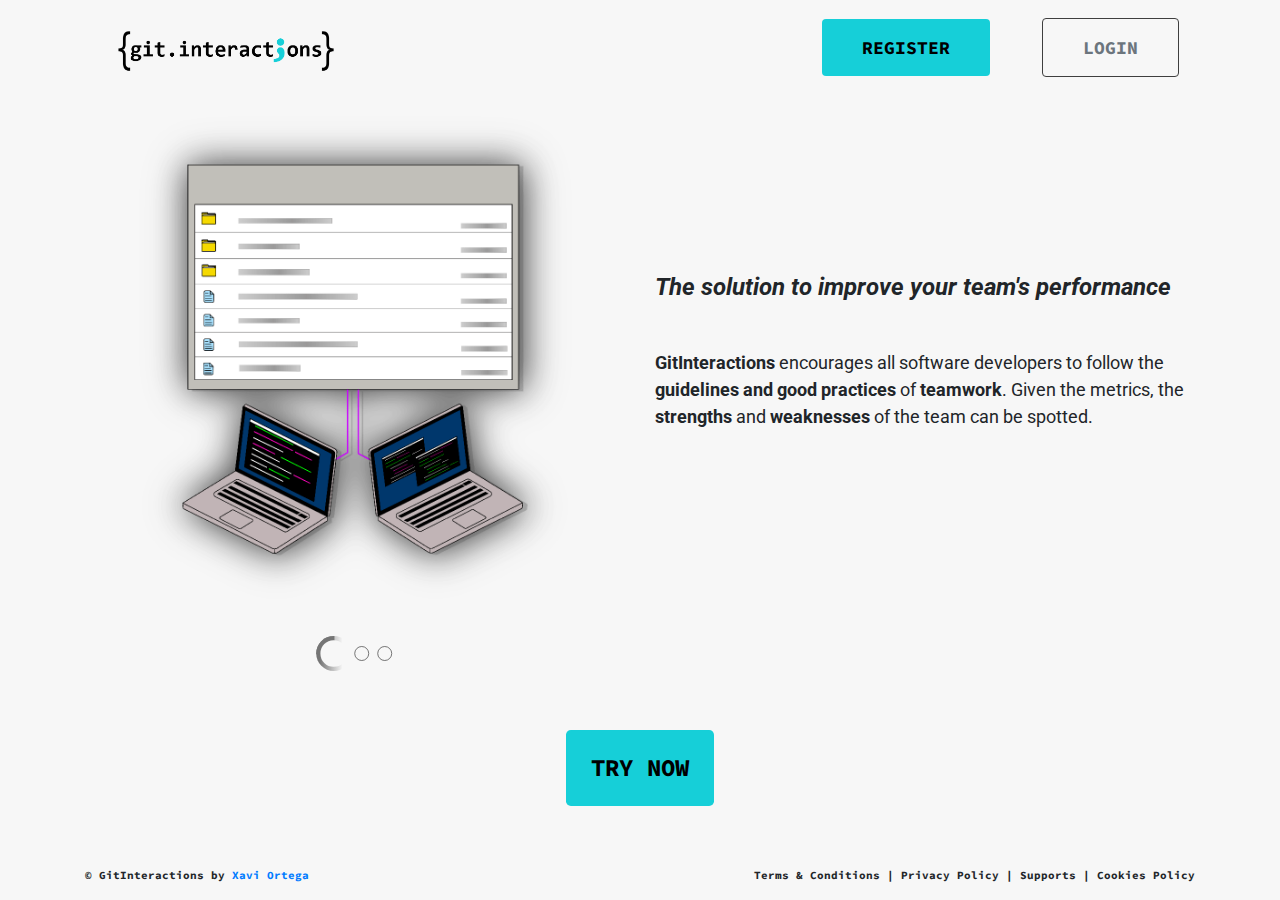
<file: index.html>
<!DOCTYPE html>
<html lang="en">
  <head>
    <meta charset="UTF-8" />
    <meta name="viewport" content="width=device-width, initial-scale=1.0" />
    <meta name="google-site-verification" content="7VB4joP5HXNjnC4X6KmqbUzp5tqYJ-p9rr-nVL8SCNI" />
    <title>The solution to improve your team's performance - GitInteractions</title>

    <meta
      name="description"
      content="Witness how open source software companies work. GitInteractions encourages all software developers to follow the guidelines and good practices of teamwork. Given the metrics, the strengths and the weaknesses of the team."
    />

    <link rel="icon" type="image/png" href="img/favicon/32x32.png" sizes="32x32" />
    <link rel="icon" type="image/png" href="img/favicon/48x48.png" sizes="48x48" />
    <link rel="icon" type="image/png" href="img/favicon/96x96.png" sizes="96x96" />
    <link rel="icon" type="image/png" href="img/favicon/144x144.png" sizes="144x144" />

    <!-- <link rel="shortcut icon" type="image/png" href="favicon.ico" /> -->

    <link rel="canonical" href="https://git-interactions.xaviortega.dev/" />

    <link rel="stylesheet" href="css/bootstrap.min.css" />
    <link rel="stylesheet" href="css/splide.min.css" />
    <link rel="stylesheet" href="css/main.css" />

    <link href="https://fonts.googleapis.com/css2?family=Roboto:ital,wght@0,400;0,700;1,300;1,400;1,700&family=Source+Code+Pro:wght@700&display=swap" rel="stylesheet" />

    <script src="js/splide.min.js"></script>
    <script src="js/main.js"></script>

    <!-- Global site tag (gtag.js) - Google Analytics -->
    <script async src="https://www.googletagmanager.com/gtag/js?id=UA-169964288-1"></script>
    <script>
      window.dataLayer = window.dataLayer || [];
      function gtag() {
        dataLayer.push(arguments);
      }
      gtag('js', new Date());

      gtag('config', 'UA-169964288-1');
    </script>
  </head>
  <body>
    <div class="container wrapper">
      <header>
        <nav class="navbar navbar-expand-sm navbar-light">
          <a class="navbar-brand" href="https://git-interactions.xaviortega.dev/">
            <img class="img-fluid logo" src="img/logo.png" alt="GitInteractions" loading="lazy" />
          </a>

          <button class="navbar-toggler" type="button" data-toggle="collapse" data-target="#navbar-xs" aria-expanded="false" aria-label="Toggle navigation">
            <span class="navbar-toggler-icon"></span>
          </button>
          <div class="collapse navbar-collapse" id="navbar-xs">
            <ul class="navbar-nav mx-auto d-sm-none">
              <li class="nav-item border-bottom">
                <a class="nav-link text-center" href="not-available.html">Register</a>
              </li>
              <li class="nav-item">
                <a class="nav-link text-center" href="not-available.html">Login</a>
              </li>
            </ul>
          </div>

          <div class="navbar-nav ml-auto d-sm-inline d-none">
            <a class="btn btn-primary text-uppercase mr-5" href="not-available.html">Register</a>

            <a class="btn btn-outline-secondary text-uppercase" href="not-available.html"> Login </a>
          </div>
        </nav>
      </header>

      <section>
        <div class="splide">
          <div class="splide__track">
            <ul class="splide__list">
              <li class="splide__slide">
                <div class="row">
                  <div class="col-md-6 col-sm-12 text-center">
                    <img class="img-fluid" src="img/repository.png" alt="The solution to improve your team's performance" />
                  </div>

                  <div class="col-md-6 col-sm-12 slider-text">
                    <h2 class="mb-5">The solution to improve your team's performance</h2>

                    <p>
                      <strong>GitInteractions</strong> encourages all software developers to follow the <strong>guidelines and good practices</strong> of <strong>teamwork</strong>.
                      Given the metrics, the <strong>strengths</strong> and <strong>weaknesses</strong> of the team can be spotted.
                    </p>
                  </div>
                </div>
              </li>
              <li class="splide__slide">
                <div class="row">
                  <div class="col-md-6 col-sm-12 text-center">
                    <img class="img-fluid" src="img/developer-interactions.png" alt="Witness how open source software companies work" />
                  </div>

                  <div class="col-md-6 col-sm-12 slider-text">
                    <h2 class="mb-5">Witness how open source software companies work</h2>

                    <p><strong>GitInteractions</strong> analyzes how <strong>software developers work and interact</strong> with each other during the development process</p>
                  </div>
                </div>
              </li>
              <li class="splide__slide">
                <div class="row">
                  <div class="col-md-6 col-sm-12 text-center">
                    <img class="img-fluid" src="img/report.png" alt="Draw your own conclusions" />
                  </div>

                  <div class="col-md-6 col-sm-12 slider-text">
                    <h2 class="mb-5">Draw your own conclusions</h2>

                    <p>
                      <strong>GitInteractions</strong> analyzes the Git repositories from the beginning of the project and <strong>portrays</strong> all the extracted
                      <strong>metrics</strong> into an <strong>easy-to-read</strong>, <strong>visual report</strong>
                    </p>
                  </div>
                </div>
              </li>
            </ul>
          </div>
        </div>

        <div class="row my-5">
          <div class="col text-center">
            <a class="btn btn-primary btn-lg text-uppercase" href="not-available.html">Try now</a>
          </div>
        </div>
      </section>

      <footer>
        <div class="row">
          <div class="col-md-6 col-sm-12 text-left">
            <p>
              &copy; GitInteractions by
              <a href="https://github.com/xavi-ortega" title="Find me on Github" target="_blank">Xavi Ortega</a>
            </p>
          </div>

          <div class="col-md-6 col-sm-12 text-right">
            <p>Terms & Conditions | Privacy Policy | Supports | Cookies Policy</p>
          </div>
        </div>
      </footer>

      <script
        src="https://code.jquery.com/jquery-3.2.1.slim.min.js"
        integrity="sha384-KJ3o2DKtIkvYIK3UENzmM7KCkRr/rE9/Qpg6aAZGJwFDMVNA/GpGFF93hXpG5KkN"
        crossorigin="anonymous"
      ></script>
      <script
        src="https://cdnjs.cloudflare.com/ajax/libs/popper.js/1.12.9/umd/popper.min.js"
        integrity="sha384-ApNbgh9B+Y1QKtv3Rn7W3mgPxhU9K/ScQsAP7hUibX39j7fakFPskvXusvfa0b4Q"
        crossorigin="anonymous"
      ></script>
      <script
        src="https://maxcdn.bootstrapcdn.com/bootstrap/4.0.0/js/bootstrap.min.js"
        integrity="sha384-JZR6Spejh4U02d8jOt6vLEHfe/JQGiRRSQQxSfFWpi1MquVdAyjUar5+76PVCmYl"
        crossorigin="anonymous"
      ></script>
    </div>
  </body>
</html>
</file>
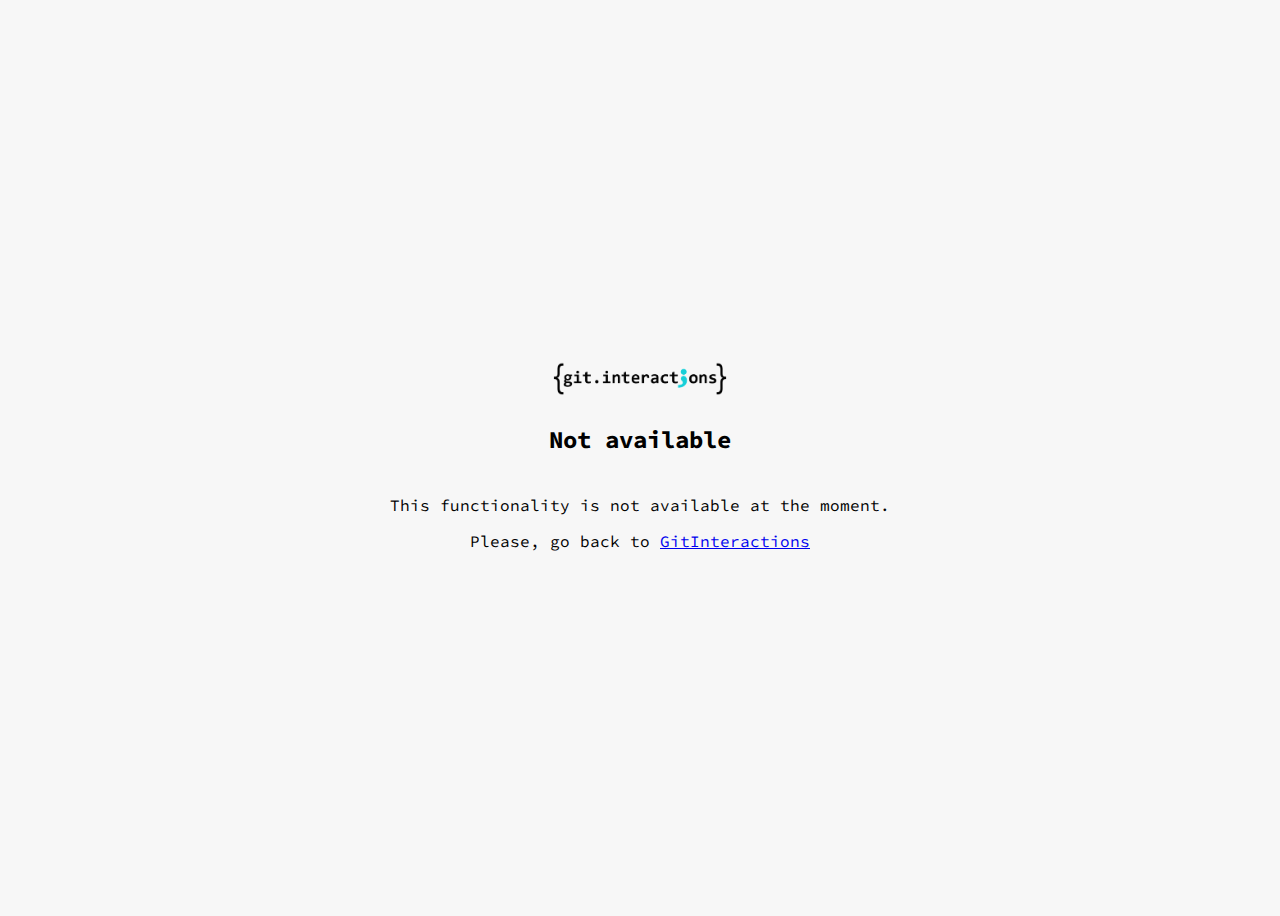
<file: not-available.html>
<!DOCTYPE html>
<html lang="en">
  <head>
    <meta charset="UTF-8" />
    <meta name="viewport" content="width=device-width, initial-scale=1.0" />
    <title>Not found - GitInteractions</title>

    <link href="https://fonts.googleapis.com/css2?family=Roboto:ital,wght@0,400;0,700;1,300;1,400;1,700&family=Source+Code+Pro:wght@700&display=swap" rel="stylesheet" />

    <link rel="icon" type="image/png" href="img/favicon/32x32.png" sizes="32x32" />
    <link rel="icon" type="image/png" href="img/favicon/48x48.png" sizes="48x48" />
    <link rel="icon" type="image/png" href="img/favicon/96x96.png" sizes="96x96" />
    <link rel="icon" type="image/png" href="img/favicon/144x144.png" sizes="144x144" />

    <link rel="canonical" href="https://gitinteractions.tech" />

    <style>
      * {
        font-family: 'Source Code Pro', monospace;
      }

      body {
        background-color: #f7f7f7;
      }

      img {
        max-width: 200px;
      }

      h2 {
        margin-bottom: 40px;
      }

      p {
        margin-top: 0;
      }

      .wrapper {
        display: flex;
        flex-direction: column;
        justify-content: center;
        align-items: center;
        height: 100vh;
      }
    </style>
  </head>
  <body>
    <div class="wrapper">
      <img src="img/logo.png" alt="GitInteractions" />
      <h2>Not available</h2>
      <p>This functionality is not available at the moment.</p>
      <p>
        Please, go back to
        <a href="https://git-interactions.xaviortega.dev/">GitInteractions</a>
      </p>
    </div>
  </body>
</html>
</file>
<file: css/main.css>
body {
  background-color: #f7f7f7;
}

h2 {
  font-family: 'Roboto', sans-serif;
  font-size: 24px;
  font-weight: bold;
  font-style: italic;
}

p {
  font-family: 'Roboto', sans-serif;
  font-size: 18px;
  font-weight: normal;
}

footer p {
  font-family: 'Source Code Pro', monospace;
  font-size: 11px;
  font-weight: bold;
}

.btn {
  padding: 15px 40px;
  font-family: 'Source Code Pro', monospace;
  font-size: 18px;
  font-weight: bold;
}

.btn-lg {
  padding: 20px 25px;
  font-size: 24px;
}

.btn-primary {
  background-color: #16cfd8;
  border: 0;
  color: black;
}

.btn-primary:hover {
  background-color: #119ea6;
  color: black;
}

.btn-primary:focus,
.btn-primary:not(:disabled):not(.disabled):active,
.btn-primary:not(:disabled):not(.disabled):active:focus {
  background-color: #119ea6;
  color: white;
  box-shadow: none;
}

.btn-outline-secondary {
  border: solid 0.2px #3f3f3f;
}

.btn-outline-secondary:hover {
  color: #119ea6;
  background-color: transparent;
}

.btn-outline-secondary:focus,
.btn-outline-secondary:not(:disabled):not(.disabled):active,
.btn-outline-secondary:not(:disabled):not(.disabled):active:focus {
  color: #23595c;
  background-color: transparent;
  box-shadow: none;
}

.logo {
  max-width: 250px;
}

.wrapper {
  height: 100vh;
  display: flex;
  flex-direction: column;
  justify-content: space-between;
}

.slider-text {
  display: flex;
  flex-direction: column;
  justify-content: center;
}

.splide__slide {
  display: flex;
  align-items: center;
}

.splide img {
  max-height: 500px;
}

.splide__pagination {
  width: auto;
  margin-top: 2rem;
  position: relative;
  left: 22.5%;
  transform: translateX(-22.5%);
  min-height: 40px;
}

.splide__pagination__page {
  width: 15px;
  height: 15px;
  border: solid 1px #3f3f3f;
  background-color: transparent;
  margin: 4px;
  transition: all 0.3s ease;
}

.splide__pagination__page.is-active {
  width: 25px;
  height: 25px;
}

.splide__pagination__page.is-active {
  border: 0;
  border-radius: 50%;
  background: #ffffff;
  background: -moz-linear-gradient(left, #3f3f3f 10%, rgba(255, 255, 255, 0) 75%);
  background: -webkit-linear-gradient(left, #3f3f3f 10%, rgba(255, 255, 255, 0) 75%);
  background: -o-linear-gradient(left, #3f3f3f 10%, rgba(255, 255, 255, 0) 75%);
  background: -ms-linear-gradient(left, #3f3f3f 10%, rgba(255, 255, 255, 0) 75%);
  background: linear-gradient(to right, #3f3f3f 10%, rgba(255, 255, 255, 0) 75%);

  -webkit-animation: load 1.4s infinite linear;
  animation: load 1.4s infinite linear;
}

.splide__pagination__page.is-active:before {
  width: 50%;
  height: 50%;
  background: #3f3f3f;
  border-radius: 100% 0 0 0;
  position: absolute;
  top: 0;
  left: 0;
  content: '';
}

.splide__pagination__page.is-active:after {
  background: #f7f7f7;
  width: 75%;
  height: 75%;
  border-radius: 50%;
  content: '';
  margin: auto;
  position: absolute;
  top: 0;
  left: 0;
  bottom: 0;
  right: 0;
}

@-webkit-keyframes load {
  0% {
    -webkit-transform: rotate(0deg);
    transform: rotate(0deg);
  }
  100% {
    -webkit-transform: rotate(360deg);
    transform: rotate(360deg);
  }
}

@keyframes load {
  0% {
    -webkit-transform: rotate(0deg);
    transform: rotate(0deg);
  }
  100% {
    -webkit-transform: rotate(360deg);
    transform: rotate(360deg);
  }
}

@media (max-width: 768px) {
  .splide__pagination {
    left: 50%;
    transform: translateX(-50%);
  }

  .logo {
    max-width: 175px;
  }

  h2 {
    margin-top: 2rem;
  }

  footer {
    margin-top: 2rem;
  }

  footer p {
    text-align: center !important;
  }
}
</file>
